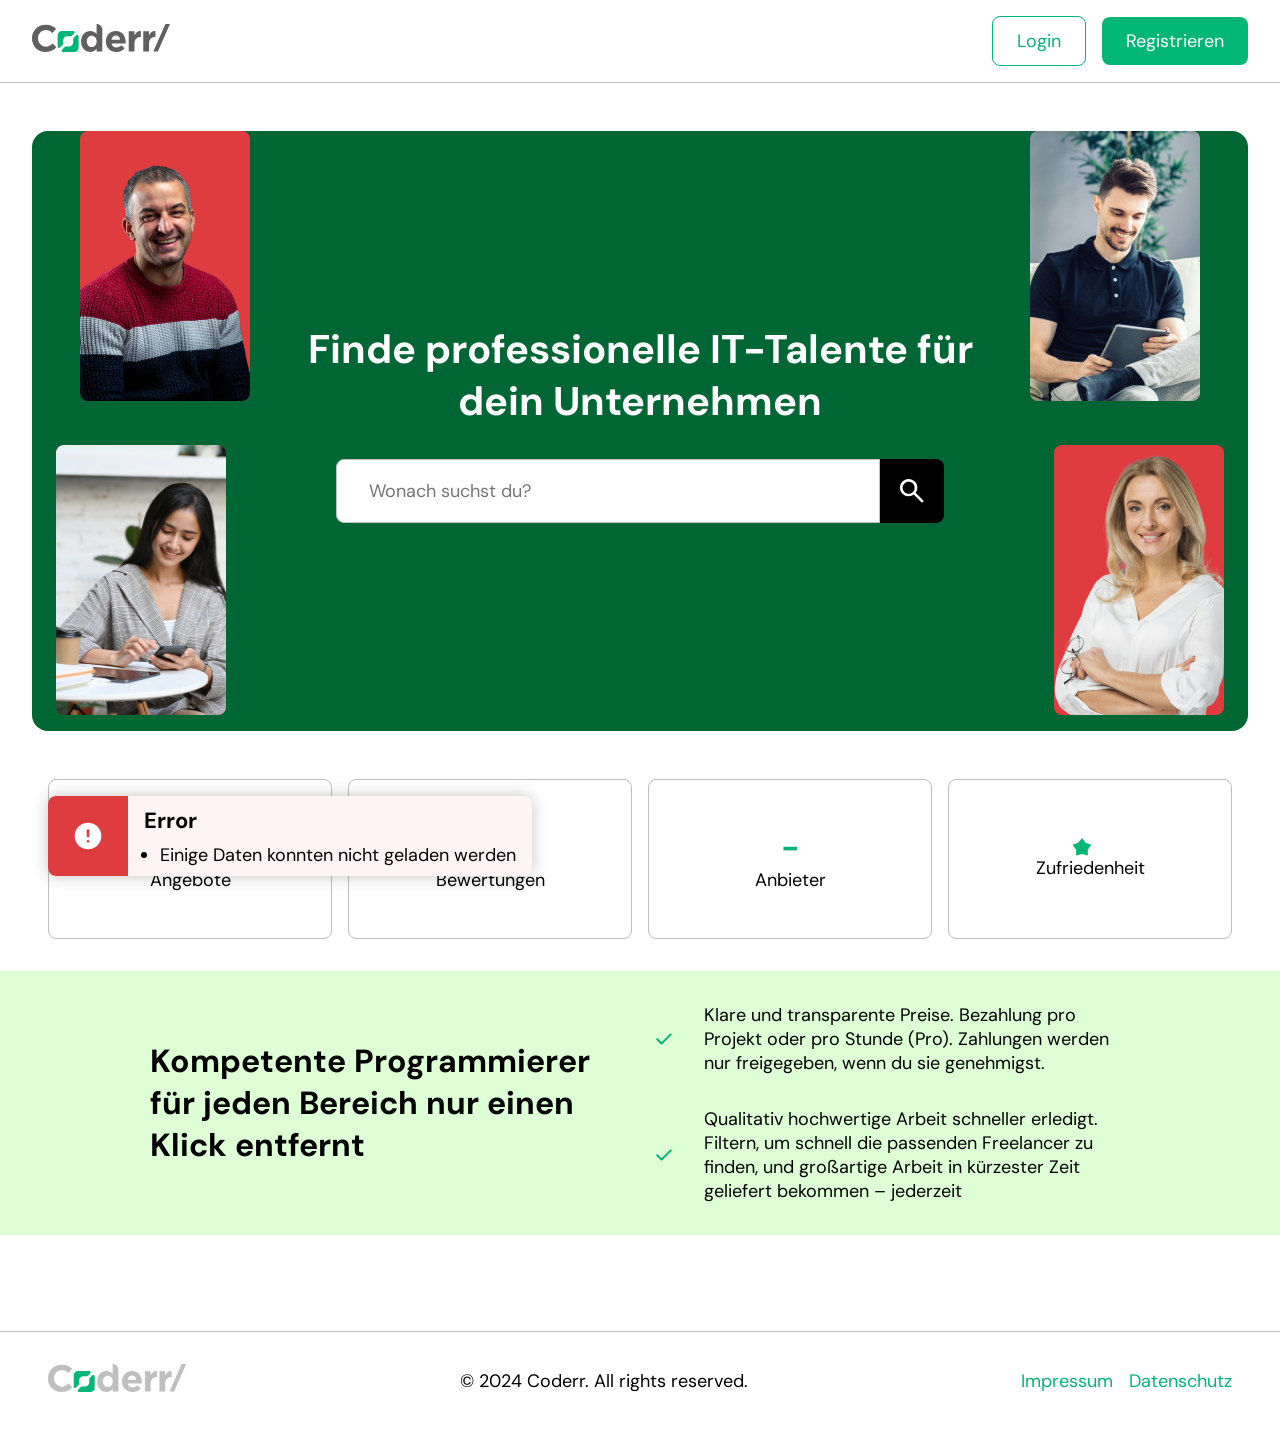
<file: index.html>
<!DOCTYPE html>
<html lang="de">

<head>
    <meta charset="UTF-8">
    <meta name="viewport" content="width=device-width, initial-scale=1.0">
    <title>Coderr/</title>
    <link rel="icon" type="image/png" href="./assets/logo/favicon.png" />


    <link rel="stylesheet" href="./shared/styles/variables.css">
    <link rel="stylesheet" href="./shared/styles/standard.css">
    <link rel="stylesheet" href="./shared/styles/form.css">
    <link rel="stylesheet" href="./shared/styles/assets.css">
    <link rel="stylesheet" href="./shared/styles/header_footer.css">
    <link rel="stylesheet" href="./shared/styles/fonts.css">
    <link rel="stylesheet" href="./styles/index.css">


    <script src="./shared/scripts/config.js"></script>

    <script src="./shared/scripts/api.js"></script>
    <script src="./shared/scripts/auth.js"></script>
    <script src="./shared/scripts/redirect.js"></script>
    <script src="./shared/scripts/ui_helper.js"></script>

    <script src="./shared/scripts/user_crud.js"></script>

    <script src="./shared/scripts/template/header_template.js"></script>
    <script src="./shared/scripts/header.js"></script>

    <script src="./scripts/index.js"></script>
</head>

<body onload="setHeader(); indexInit()" onclick="closeAllOpenedElements()">
    <header class="main_header">

        <a class="logo" href="./index.html">
            <img src="./assets/logo/logo_coderr.svg" alt="" srcset="">
        </a>
        <div id="head_content_right" class="d_flex_cc_gm head_content_right"></div>
    </header>

    <main>

        <div class="pad_m">
            <section class="section_group landingheader_box d_flex_cc_gm f_d_c">
                <img class="person_img" src="./assets/img/landingpage/person_1.png" alt="" srcset="">
                <img class="person_img" src="./assets/img/landingpage/person_2.png" alt="" srcset="">
                <img class="person_img" src="./assets/img/landingpage/person_3.png" alt="" srcset="">
                <img class="person_img" src="./assets/img/landingpage/person_4.png" alt="" srcset="">
                <h1 class="font_white_color">Finde professionelle IT-Talente für dein Unternehmen</h1>
                <div class="searchbar w_full">
                    <input id="index_search_field" placeholder="Wonach suchst du?" type="text">
                    <button class="d_flex_cc_gm" onclick="redirectToOfferListWSearch()">
                        <img src="./assets/icons/search.svg" alt="">
                    </button>
                </div>
            </section>
        </div>
        <section class="section_group profile_stats pad_l">
            <div class="w_full">
                <div class="card">
                    <h2 id="base_info_offer_count" class="font_prime_color">-</h2>
                    <p>Angebote</p>
                </div>
                <div class="card">
                    <h2 id="base_info_review_count" class="font_prime_color d_flex_cc_gm">
                        -
                    </h2>
                    <p>Bewertungen</p>
                </div>
            </div>
            <div class="w_full">
                <div class="card">
                    <h2 id="base_info_business_profile_count" class="font_prime_color">-</h2>
                    <p>Anbieter</p>
                </div>
                <div class="card">
                    <div class="d_flex_cc_gm">
                        <img src="./assets/icons/kid_star_green.svg" alt="" srcset="">
                        <h2 id="base_info_average_rating" class="font_prime_color">
                        </h2>
                    </div>
                    <p>Zufriedenheit</p>
                </div>
            </div>
        </section>

        <div class="green_info_section d_flex_cc_gl w_full">
            <section class=" d_flex_cc_gl pad_l">
                <h2>
                    Kompetente Programmierer für jeden Bereich nur einen Klick entfernt
                </h2>
                <div class="d_flex_cc_gl f_d_c">
                    <div class="d_flex_cc_gl">
                        <img src="./assets/icons/check.svg" alt="" srcset="">
                        <p>
                            Klare und transparente Preise. Bezahlung pro Projekt oder pro Stunde (Pro). Zahlungen werden
                            nur freigegeben, wenn du sie genehmigst.
                        </p>
                    </div>
                    <div class="d_flex_cc_gl">
                        <img src="./assets/icons/check.svg" alt="" srcset="">
                        <p>
                            Qualitativ hochwertige Arbeit schneller erledigt. Filtern, um schnell die passenden Freelancer zu finden, und großartige Arbeit in kürzester Zeit geliefert bekommen – jederzeit
                        </p>
                    </div>
                </div>
            </section>
        </div>
        
        <section class="section_group pad_l">
        </section>
    </main>
    <footer class="main_footer pad_l">
        <a class="logo" href="./index.html">
            <img src="./assets/logo/logo_coderr_light.svg" alt="" srcset="">
        </a>
        <p>© 2024 Coderr. All rights reserved.</p>
        <div class="d_flex_cc_gm">
            <a class="link" href="./imprint.html">Impressum</a>
            <a class="link" href="./privacy_policy.html">Datenschutz</a>
        </div>
    </footer>
</body>

</html>
</file>
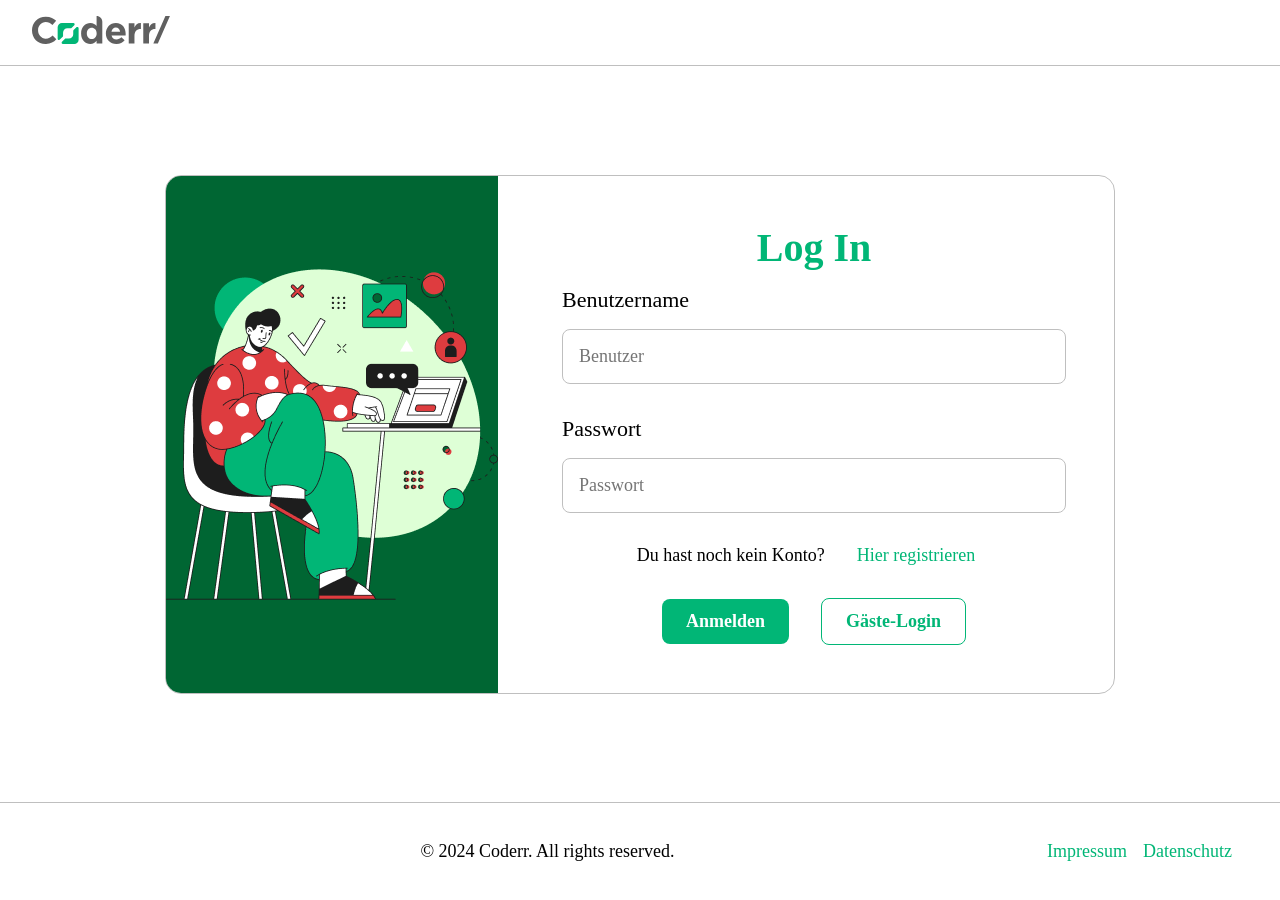
<file: customer_profile.html>
<!DOCTYPE html>
<html lang="de">

<head>
    <meta charset="UTF-8">
    <meta name="viewport" content="width=device-width, initial-scale=1.0">
    <title>Coderr/</title>
    <link rel="icon" type="image/png" href="./assets/logo/favicon.png" />

    <link rel="stylesheet" href="./shared/styles/variables.css">
    <link rel="stylesheet" href="./shared/styles/standard.css">
    <link rel="stylesheet" href="./shared/styles/form.css">
    <link rel="stylesheet" href="./shared/styles/assets.css">
    <link rel="stylesheet" href="./shared/styles/fonts.css">
    <link rel="stylesheet" href="./shared/styles/header_footer.css">
    <link rel="stylesheet" href="./styles/customer_profile.css">

    <script src="./shared/scripts/config.js"></script>

    <script src="./shared/scripts/api.js"></script>
    <script src="./shared/scripts/redirect.js"></script> 
    <script src="./shared/scripts/ui_helper.js"></script>
    <script src="./shared/scripts/form_helper.js"></script>
    <script src="./shared/scripts/auth.js"></script>

    
    
    <script src="./shared/scripts/template/review_templates.js"></script>
    <script src="./shared/scripts/review_crud.js"></script>
    <script src="./shared/scripts/user_crud.js"></script>
    <script src="./shared/scripts/template/offer_templates.js"></script>
    <script src="./shared/scripts/offer_crud.js"></script>
    <script src="./shared/scripts/template/header_template.js"></script>
    <script src="./shared/scripts/header.js"></script>

    <script src="./scripts/template/customer_profile_template.js"></script>
    <script src="./scripts/customer_profile.js"></script>
</head>

<body onload="initCProfile()" onclick="closeAllOpenedElements()">
    <header class="main_header">
        <a class="logo" href="./index.html">
            <img src="./assets/logo/logo_coderr.svg" alt="" srcset="">
        </a>
        <div id="head_content_right" class="d_flex_cc_gm head_content_right"></div>
    </header>

    <main class="d_flex_cc_gl f_d_c">


        <section id="customer_detail_section" class="d_flex_ss_gxl about_me_section w_full section_group_w_border">
            
        </section>


        <section class="section_group w_full  d_flex_cs_gl f_d_c">
            <div class="w_full d_flex_cs_gm review_header">
                <h2 class="font_prime_color">Bewertungen</h2>

                <div class="f_d_r_resp_c">
                    <label for="review_filter">Sortieren nach:</label>
                    <select onchange="changeReviewFilterCustomerProfile(this)" id="review_filter" class="input_field">
                        <option value="-updated_at" selected>Neueste zuerst</option>
                        <option value="updated_at">Älteste zuerst</option>
                        <option value="-rating">Höchste Bewertung</option>
                        <option value="rating">Niedrigste Bewertung</option>
                    </select>
                </div>
            </div>

            <div class=" d_flex_cs_gm f_d_c w_full" id="customer_profile_review_list">
            </div>

            <div class="w_full d_flex_cc_gm review_footer">
                <hr>
                <p class="link d_flex_cc_gm">
                    <img src="./assets/icons/add.svg" alt="" srcset="">
                    Mehr anzeigen
                </p>
            </div>
        </section>



    </main>
    <footer class="main_footer pad_l">
        <a class="logo" href="./index.html">
            <img src="./assets/logo/logo_coderr_light.svg" alt="" srcset="">
        </a>
        <p>© 2024 Coderr. All rights reserved.</p>
        <div class="d_flex_cc_gm">
            <a class="link" href="./imprint.html">Impressum</a>
            <a class="link" href="./privacy_policy.html">Datenschutz</a>
        </div>
    </footer>
</body>

</html>
</file>
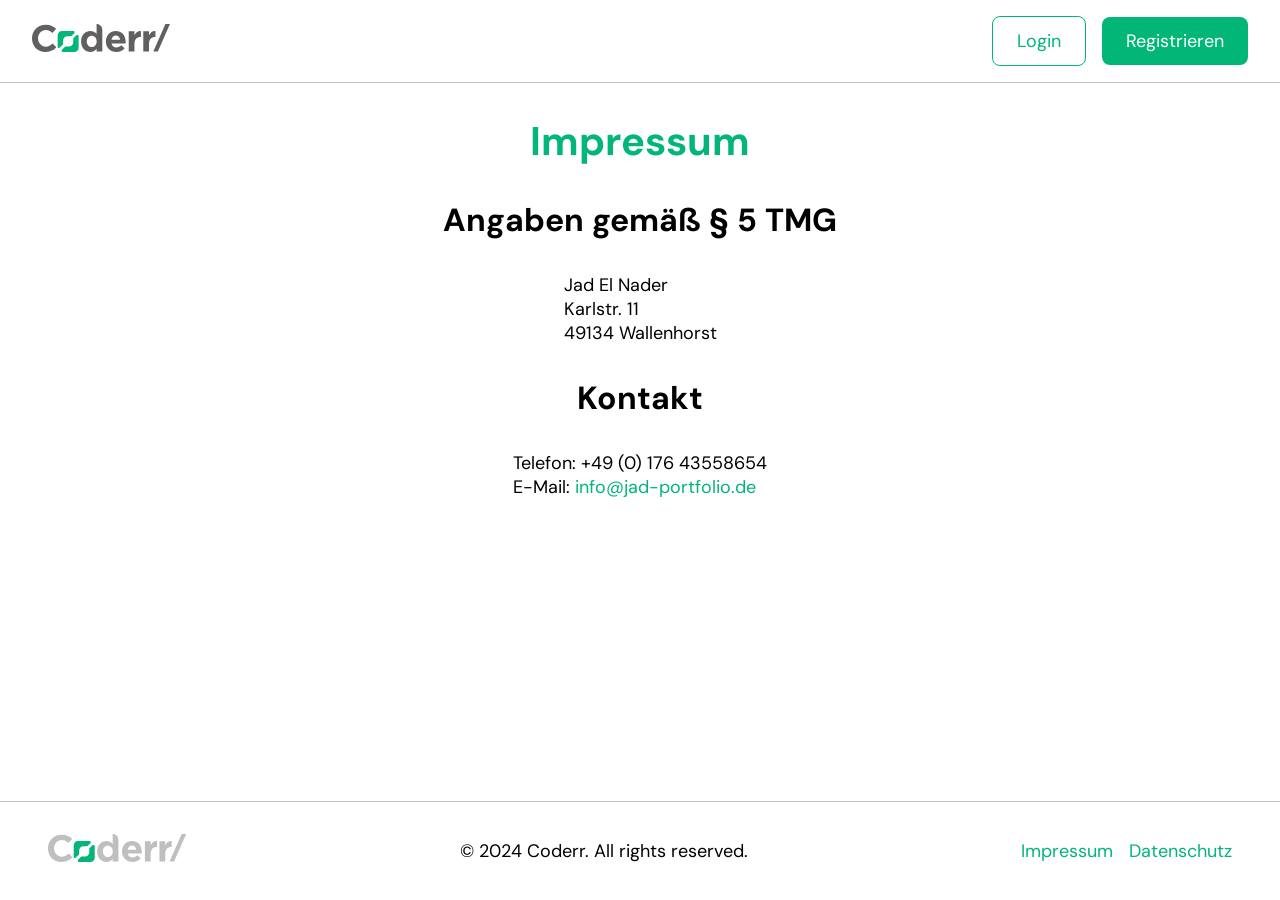
<file: imprint.html>
<!DOCTYPE html>
<html lang="de">

<head>
    <meta charset="UTF-8">
    <meta name="viewport" content="width=device-width, initial-scale=1.0">
    <title>Coderr/</title>
    <link rel="icon" type="image/png" href="./assets/logo/favicon.png" />

    <link rel="stylesheet" href="./shared/styles/variables.css">
    <link rel="stylesheet" href="./shared/styles/standard.css">
    <link rel="stylesheet" href="./shared/styles/form.css">
    <link rel="stylesheet" href="./shared/styles/assets.css">
    <link rel="stylesheet" href="./shared/styles/fonts.css">
    <link rel="stylesheet" href="./shared/styles/header_footer.css">
    <link rel="stylesheet" href="./styles/index.css">

    <script src="./shared/scripts/redirect.js"></script>
    <script src="./shared/scripts/ui_helper.js"></script>

    <script src="./shared/scripts/config.js"></script>
    <script src="./shared/scripts/auth.js"></script>
    <script src="./shared/scripts/api.js"></script>
    <script src="./shared/scripts/user_crud.js"></script>
    <script src="./shared/scripts/template/header_template.js"></script>
    <script src="./shared/scripts/header.js"></script>
</head>

<body onload="setHeader()" onclick="closeAllOpenedElements()">
    <header class="main_header">

        <a class="logo" href="./index.html">
            <img src="./assets/logo/logo_coderr.svg" alt="" srcset="">
        </a>
        <div id="head_content_right" class="d_flex_cc_gm head_content_right"></div>
        
    </header>

    <main>
        <section class="d_flex_cc_gl f_d_c">
            <h1 class="font_prime_color">Impressum</h1>

            <h2>Angaben gemäß § 5 TMG</h2>
            <p>
                Jad El Nader<br>
                Karlstr. 11<br>
                49134 Wallenhorst
            </p>

            <h2>Kontakt</h2>
            <p>
                Telefon: +49 (0) 176 43558654<br>
                E-Mail: <a class="link" href="mailto:info@jad-portfolio.de">info@jad-portfolio.de</a>
            </p>
        </section>
    </main>
    <footer class="main_footer pad_l">
        <a class="logo" href="./index.html">
            <img src="./assets/logo/logo_coderr_light.svg" alt="" srcset="">
        </a>
        <p>© 2024 Coderr. All rights reserved.</p>
        <div class="d_flex_cc_gm">
            <a class="link" href="./imprint.html">Impressum</a>
            <a class="link" href="./privacy_policy.html">Datenschutz</a>
        </div>
    </footer>
</body>

</html>
</file>
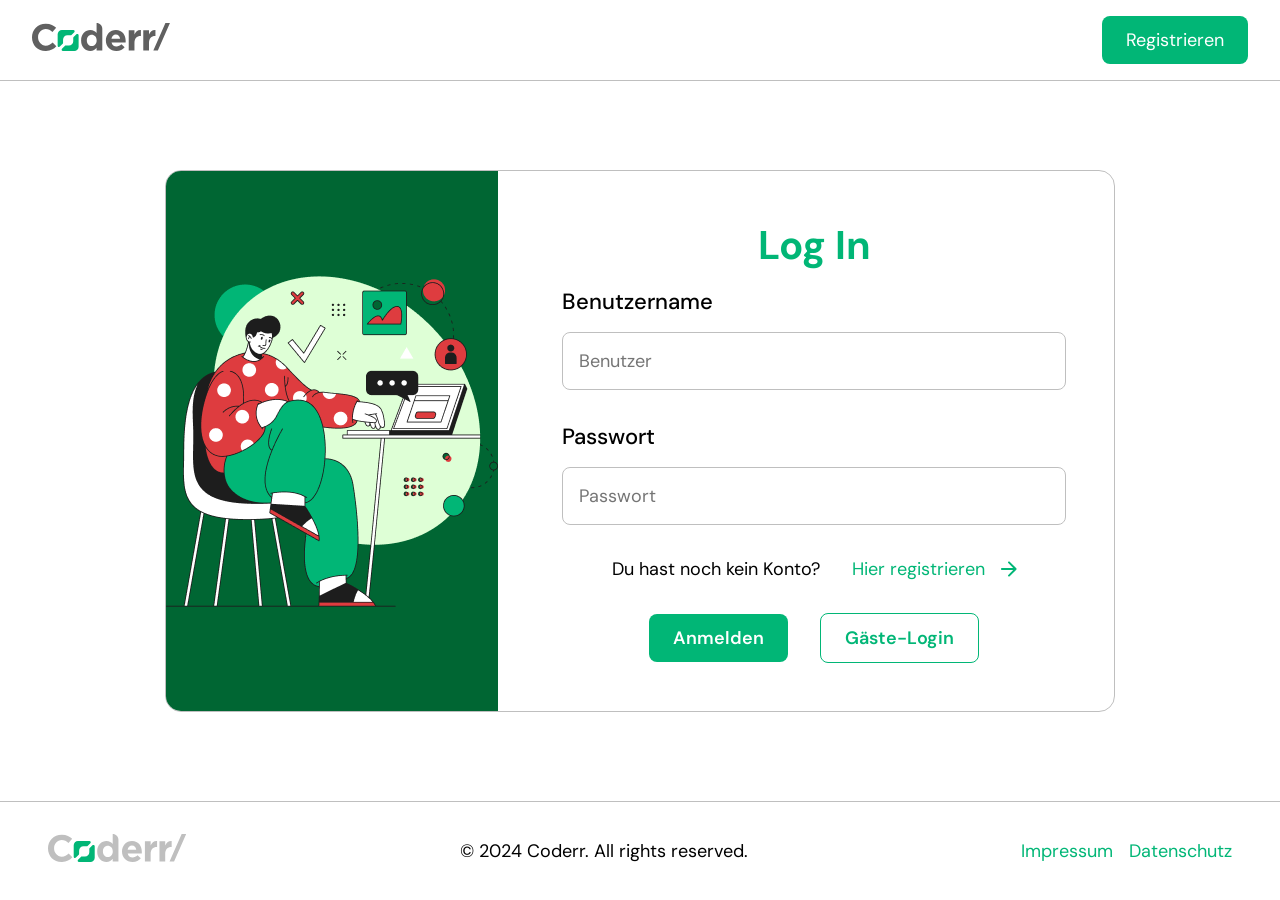
<file: login.html>
<!DOCTYPE html>
<html lang="de">

<head>
    <meta charset="UTF-8">
    <meta name="viewport" content="width=device-width, initial-scale=1.0">
    <title>Coderr/</title>
    <link rel="icon" type="image/png" href="./assets/logo/favicon.png" />

    <link rel="stylesheet" href="./shared/styles/variables.css">
    <link rel="stylesheet" href="./shared/styles/standard.css">
    <link rel="stylesheet" href="./shared/styles/form.css">
    <link rel="stylesheet" href="./shared/styles/assets.css">
    <link rel="stylesheet" href="./shared/styles/fonts.css">
    <link rel="stylesheet" href="./shared/styles/header_footer.css">
    <link rel="stylesheet" href="./styles/login.css">

    <script src="./shared/scripts/config.js"></script>
    <script src="./shared/scripts/api.js"></script>
    <script src="./shared/scripts/redirect.js"></script> 
    <script src="./shared/scripts/ui_helper.js"></script>
    <script src="./shared/scripts/form_helper.js"></script>

    <script src="./shared/scripts/user_crud.js"></script>
    <script src="./shared/scripts/auth.js"></script>
    <script src="./shared/scripts/template/header_template.js"></script>
    <script src="./shared/scripts/header.js"></script>

    <script src="./scripts/login.js"></script>
</head>

<body onload="checkAuthLogin()" onclick="closeAllOpenedElements()">
    <header class="main_header">

        <a class="logo" href="./index.html">
            <img src="./assets/logo/logo_coderr.svg" alt="" srcset="">
        </a>
        <div id="head_content_right" class="d_flex_cc_gm head_content_right"></div>
    </header>

    <main class="d_flex_cc_gm">
        <section class="login_section small_form d_flex_cc_gm ">
            <div class="login_img_section d_flex_cc_gm">
                <img src="./assets/img/login_img.png" alt="" srcset="">
            </div>
            <div class="login_form_section w_full d_flex_cc_gm f_d_c">
                <h1 class="font_prime_color">Log In</h1>
                <form onsubmit="logInSubmit(event)" class="std_form d_flex_cs_gl f_d_c">
                    <div class="form_group">
                        <label for="username">Benutzername</label>
                        <input onkeydown="hideFormErrors(['error_pw'])" placeholder="Benutzer" class="input_field" type="text" id="username" name="username"  required>
                    </div>
                    <div class="form_group">
                        <label for="password">Passwort</label>
                        <input onkeydown="hideFormErrors(['error_pw'])" placeholder="Passwort" class="input_field" type="password" id="password" name="password"  required>
                    </div>
                    <p id="error_pw" class="form_error d_none">Benutzer oder Passwort falsch</p>
                    <div class="d_flex_cc_gl f_d_r_resp_c w_full">
                        <p>Du hast noch kein Konto?</p>
                        <a href="./registration.html" class="link d_flex_cc_gm">
                            Hier registrieren 
                            <img src="./assets/icons/arrow_forward.svg" alt="" srcset="">
                        </a>
                    </div>
                    <div class="d_flex_cc_gl f_d_r_resp_c w_full">
                        <button type="submit" class="std_btn btn_prime pad_s">Anmelden</button>
                        <button type="button" onclick="openDialog('guest_login_dialog')" class="std_btn btn_secondary pad_s">Gäste-Login</button>
                    </div>
                </form>
                
            </div>
        </section>
        <section onclick="closeDialog('guest_login_dialog')" id="guest_login_dialog" class="dialog pad_m d_flex_cc_gm d_none">
            <div onclick="stopProp(event)" class="m_auto small_form d_flex_cs_gl f_d_c">

                <h2 class="font_prime_color">Wähle einen Gastzugang</h2>
                <div class="d_flex_cc_gl f_d_r_resp_c ">
                    <div class="card d_flex_cc_gl f_d_c ">
                        <h3 class="font_prime_color">Demo-Anbieter</h3>
                        <p>Ein Anbieter kann:</p>
                        <ul class="feature_list d_flex_cc_gm f_d_c">
                            <li>Angebote erstellen</li>
                            <li>Bestellungen bearbeiten</li>
                        </ul>
                        <button onclick="guestLogin('business')" class="login_btn std_btn btn_prime pad_s d_flex_cc_gm"><img src="./assets/icons/arrow_forward.svg" alt="" srcset=""> Login</button>
                    </div>
                    <div class="card d_flex_cc_gl f_d_c ">
                        <h3 class="font_prime_color">Demo-Kunde</h3>
                        <p>Ein Kunde kann:</p>
                        <ul class="feature_list d_flex_cc_gm f_d_c">
                            <li>Rieviews erstellen</li>
                            <li>Bestellungen aufgeben</li>
                        </ul>
                        <button onclick="guestLogin('customer')" class="login_btn std_btn btn_prime pad_s d_flex_cc_gm"><img src="./assets/icons/arrow_forward.svg" alt="" srcset=""> Login</button>
                    </div>
                </div>
                <p>Beide können Angebote durchsuchen und andere öffentliche Profile einsehen.</p>

            </div>
        </section>
        
    </main>
    <footer class="main_footer pad_l">
        <a class="logo" href="./index.html">
            <img src="./assets/logo/logo_coderr_light.svg" alt="" srcset="">
        </a>
        <p>© 2024 Coderr. All rights reserved.</p>
        <div class="d_flex_cc_gm">
            <a class="link" href="./imprint.html">Impressum</a>
            <a class="link" href="./privacy_policy.html">Datenschutz</a>
        </div>
    </footer>
</body>

</html>
</file>
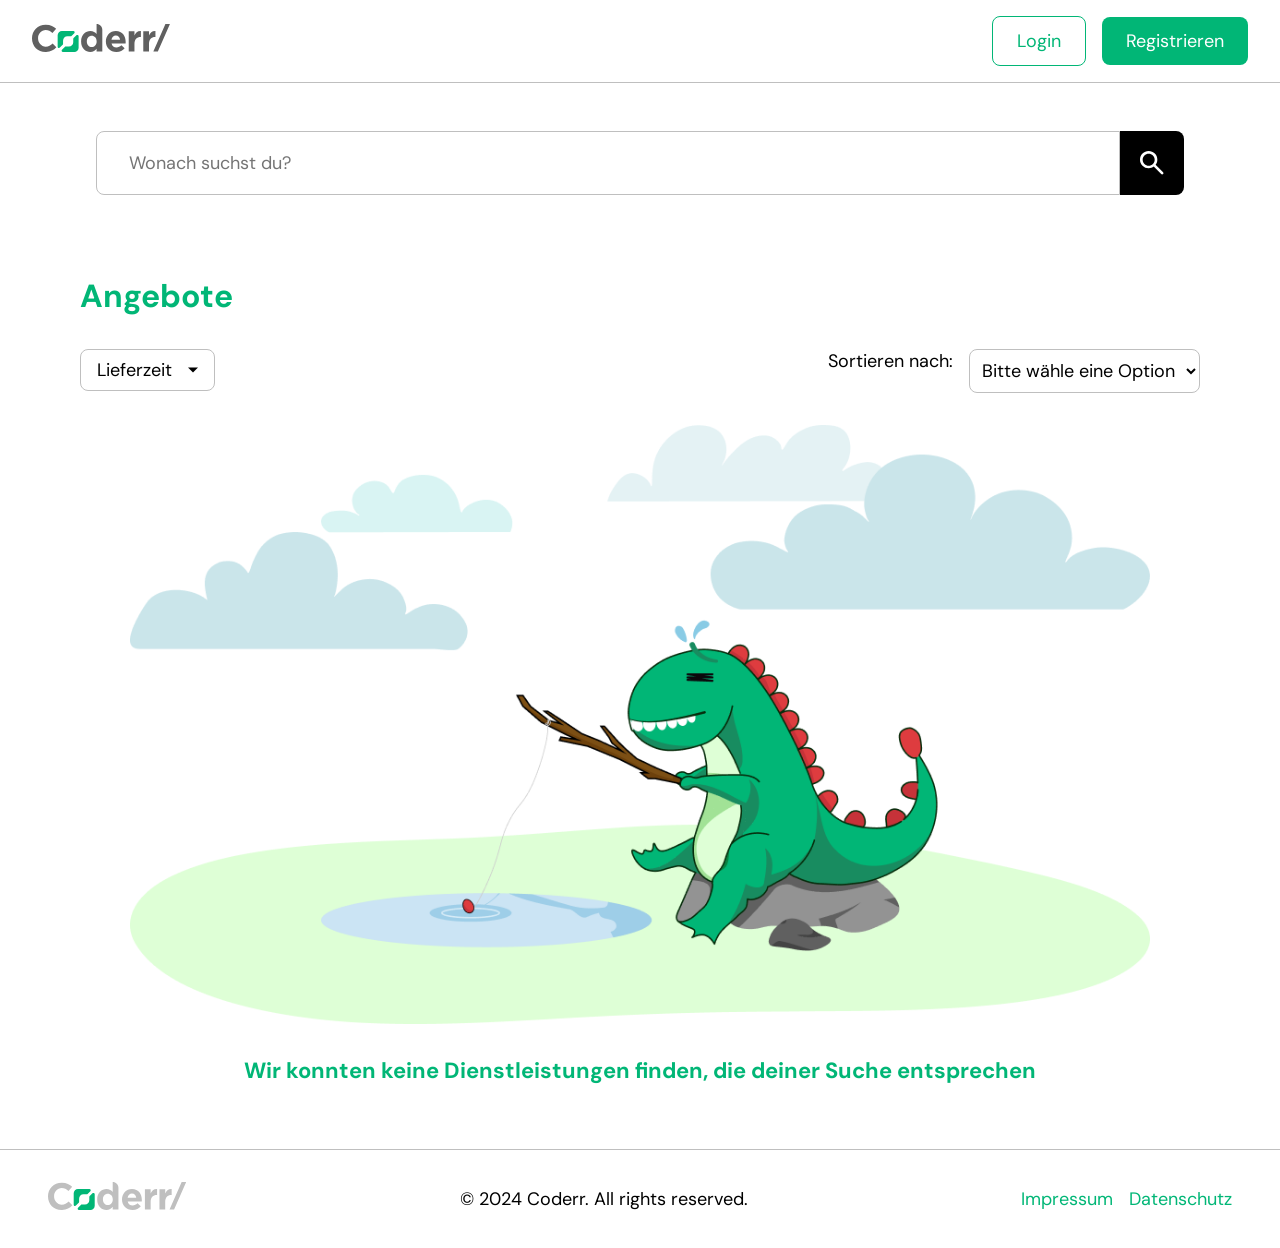
<file: offer_list.html>
<!DOCTYPE html>
<html lang="de">

<head>
    <meta charset="UTF-8">
    <meta name="viewport" content="width=device-width, initial-scale=1.0">
    <title>Coderr/</title>
    <link rel="icon" type="image/png" href="./assets/logo/favicon.png" />

    <link rel="stylesheet" href="./shared/styles/variables.css">
    <link rel="stylesheet" href="./shared/styles/standard.css">
    <link rel="stylesheet" href="./shared/styles/form.css">
    <link rel="stylesheet" href="./shared/styles/assets.css">
    <link rel="stylesheet" href="./shared/styles/fonts.css">
    <link rel="stylesheet" href="./shared/styles/header_footer.css">
    <link rel="stylesheet" href="./styles/offer_list.css">

    <script src="./shared/scripts/config.js"></script>
    <script src="./shared/scripts/api.js"></script>
    <script src="./shared/scripts/redirect.js"></script> 
    <script src="./shared/scripts/ui_helper.js"></script>
    <script src="./shared/scripts/auth.js"></script>
    
    <script src="./shared/scripts/user_crud.js"></script>
    <script src="./shared/scripts/template/offer_templates.js"></script>
    <script src="./shared/scripts/offer_crud.js"></script>
    <script src="./shared/scripts/template/header_template.js"></script>
    <script src="./shared/scripts/header.js"></script>

    <script src="./scripts/template/offer_list_template.js"></script>
    <script src="./scripts/offer_list.js"></script>
</head>

<body onload="setHeader(), offerListInit()" onclick="closeAllOpenedElements()">
    <header class="main_header">

        <a class="logo" href="./index.html">
            <img src="./assets/logo/logo_coderr.svg" alt="" srcset="">
        </a>

        <div id="head_content_right" class="d_flex_cc_gm head_content_right"></div>
    </header>

    <main class="d_flex_sc_gl f_d_c">
        <section class="offer_list_header d_flex_cs_gm f_d_c section_group d_none" id="offer_list_greeting_section">
            
        </section>
        <section class="section_group searchbar w_full">
            <input id="offer_list_searchbar" placeholder="Wonach suchst du?" type="text">
            <button class="d_flex_cc_gm" onclick="updateOfferListFilterSearch()">
                <img src="./assets/icons/search.svg" alt="">
            </button>
        </section>
        <section class="d_flex_cs_gl f_d_c w_full section_group pad_l">
            <h2 class="font_prime_color">Angebote</h2>
            <div class="d_flex_cs_gl d_sb w_full filter_bar">
                <div id="time_filter" closable=true open=false onclick="toggleOpenId('time_filter'); stopProp(event)" 
                class=" d_flex_cc_gm c_pointer dropdown_wrapper time_filter">
                        <p>Lieferzeit</p>
                        
                    <img src="./assets/icons/arrow_drop_down.svg" alt="">
                    <div class="dropdown_box" onclick="stopProp(event)">
                        <div class="dropdown_content offer_dropdown_box d_flex_cs_gl f_d_c ">
                            <div class="d_flex_cs_gm f_d_c" id="offer_list_delivery_time_box">
                                <div onclick="activateRadio(this); currentmaxDeliveryTime = 1" class="form_group d_flex_cc_gm f_d_r pad_s">
                                    <input id="radio_1" type="radio" name="role" value="1" required>
                                    <label for="radio_1">Express 24 h</label>
                                </div>
                                <div onclick="activateRadio(this); currentmaxDeliveryTime = 3" class="form_group d_flex_cc_gm f_d_r pad_s">
                                    <input id="radio_2" type="radio" name="role" value="3" required>
                                    <label for="radio_2">bis zu 3 Tage</label>
                                </div>
                                <div onclick="activateRadio(this); currentmaxDeliveryTime = 7" class="form_group d_flex_cc_gm f_d_r pad_s">
                                    <input id="radio_3" type="radio" name="role" value="7" required>
                                    <label for="radio_3">bis zu 7 Tage</label>
                                </div>
                            </div>
                            <div class="d_flex_cc_gm f_d_r_resp_c">
                                <button onclick="offerListAbboardDeliveryTime()" class="std_btn btn_secondary pad_s">
                                    Auswahl aufheben
                                </button>
                                <button onclick="offerListApplyDeliveryTimeFilter()" class="std_btn btn_prime pad_s">
                                    Anwenden
                                </button>
                            </div>
                        </div>
                    </div>
                </div>
                <div class="d_flex_cs_gm  f_d_r_resp_c">
                    <p for="offer_list_filter_ordering" class="ws_nw">Sortieren nach:</p>
                    <select onchange="updateOfferListFilter()" id="offer_list_filter_ordering" class="input_field">
                        <option value="" disabled selected hidden>Bitte wähle eine Option</option>
                        <option value="updated_at">Neueste zuerst</option>
                        <option value="-updated_at">Älteste zuerst</option>
                        <option value="min_price">Niedrigste Preis zuerst</option>
                        <option value="-min_price">Höchste Preis zuerst</option>
                    </select>
                </div>
            </div>

            <div id="offer_list_content" class="offer_content w_full">

            </div>
        </section>

        
    </main>
    <footer class="main_footer pad_l">
        <a class="logo" href="./index.html">
            <img src="./assets/logo/logo_coderr_light.svg" alt="" srcset="">
        </a>
        <p>© 2024 Coderr. All rights reserved.</p>
        <div class="d_flex_cc_gm">
            <a class="link" href="./imprint.html">Impressum</a>
            <a class="link" href="./privacy_policy.html">Datenschutz</a>
        </div>
    </footer>
</body>

</html>
</file>
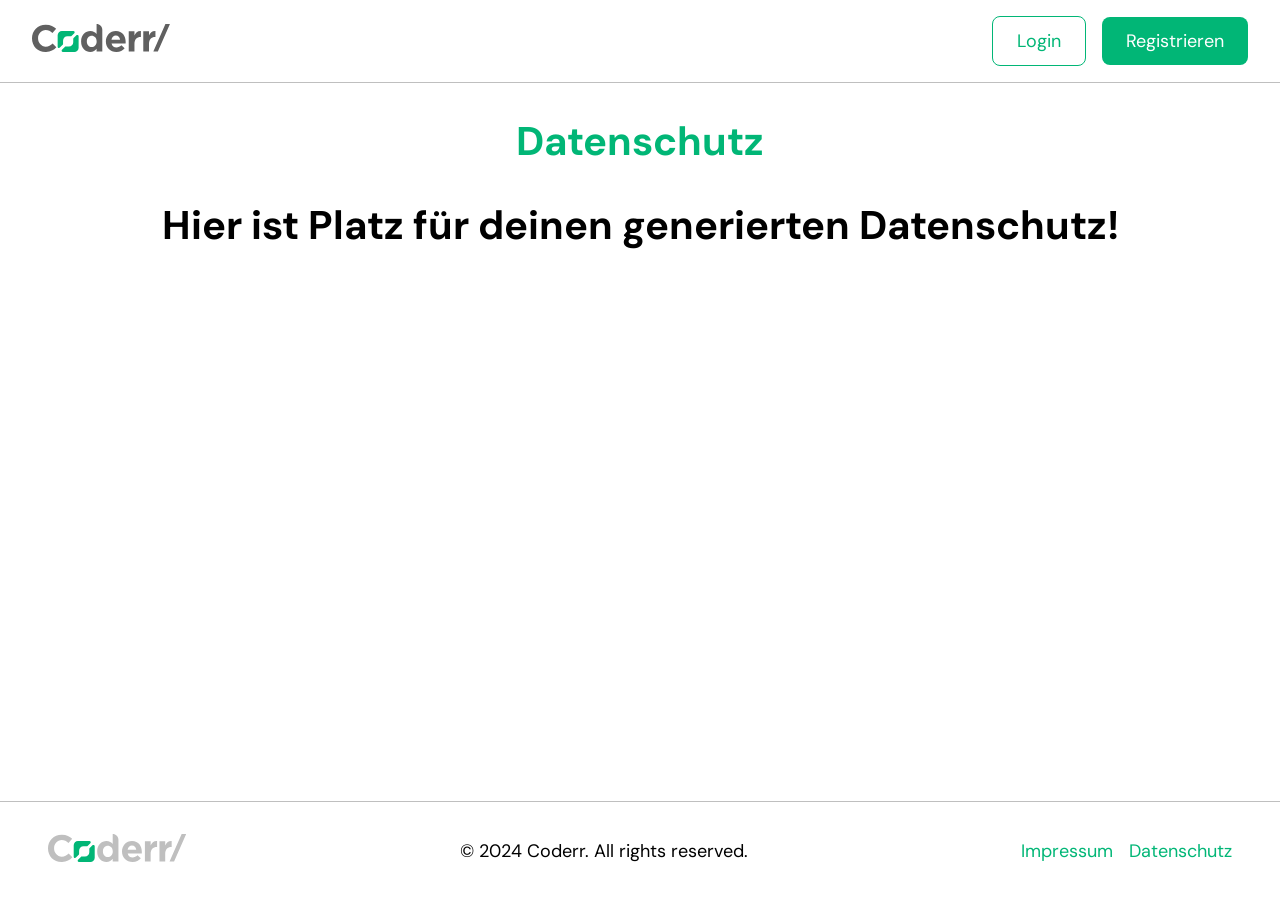
<file: privacy_policy.html>
<!DOCTYPE html>
<html lang="de">

<head>
    <meta charset="UTF-8">
    <meta name="viewport" content="width=device-width, initial-scale=1.0">
    <title>Coderr/</title>
    <link rel="icon" type="image/png" href="./assets/logo/favicon.png" />

    <link rel="stylesheet" href="./shared/styles/variables.css">
    <link rel="stylesheet" href="./shared/styles/standard.css">
    <link rel="stylesheet" href="./shared/styles/form.css">
    <link rel="stylesheet" href="./shared/styles/assets.css">
    <link rel="stylesheet" href="./shared/styles/fonts.css">
    <link rel="stylesheet" href="./shared/styles/header_footer.css">
    <link rel="stylesheet" href="./styles/index.css">

    <script src="./shared/scripts/redirect.js"></script>
    <script src="./shared/scripts/ui_helper.js"></script>
    
    
    <script src="./shared/scripts/config.js"></script>
    <script src="./shared/scripts/auth.js"></script>
    <script src="./shared/scripts/api.js"></script>
    <script src="./shared/scripts/user_crud.js"></script>
    <script src="./shared/scripts/template/header_template.js"></script>
    <script src="./shared/scripts/header.js"></script>
</head>

<body onload="setHeader()" onclick="closeAllOpenedElements()">
    <header class="main_header">

        <a class="logo" href="./index.html">
            <img src="./assets/logo/logo_coderr.svg" alt="" srcset="">
        </a>

        <div id="head_content_right" class="d_flex_cc_gm head_content_right"></div>
    </header>

    <main>
        <section class="d_flex_cc_gl f_d_c">
            <h1 class="font_prime_color">Datenschutz</h1>
            <h1>Hier ist Platz für deinen generierten Datenschutz!</h1>

        </section>
    </main>
    <footer class="main_footer pad_l">
        <a class="logo" href="./index.html">
            <img src="./assets/logo/logo_coderr_light.svg" alt="" srcset="">
        </a>
        <p>© 2024 Coderr. All rights reserved.</p>
        <div class="d_flex_cc_gm">
            <a class="link" href="./imprint.html">Impressum</a>
            <a class="link" href="./privacy_policy.html">Datenschutz</a>
        </div>
    </footer>
</body>

</html>
</file>
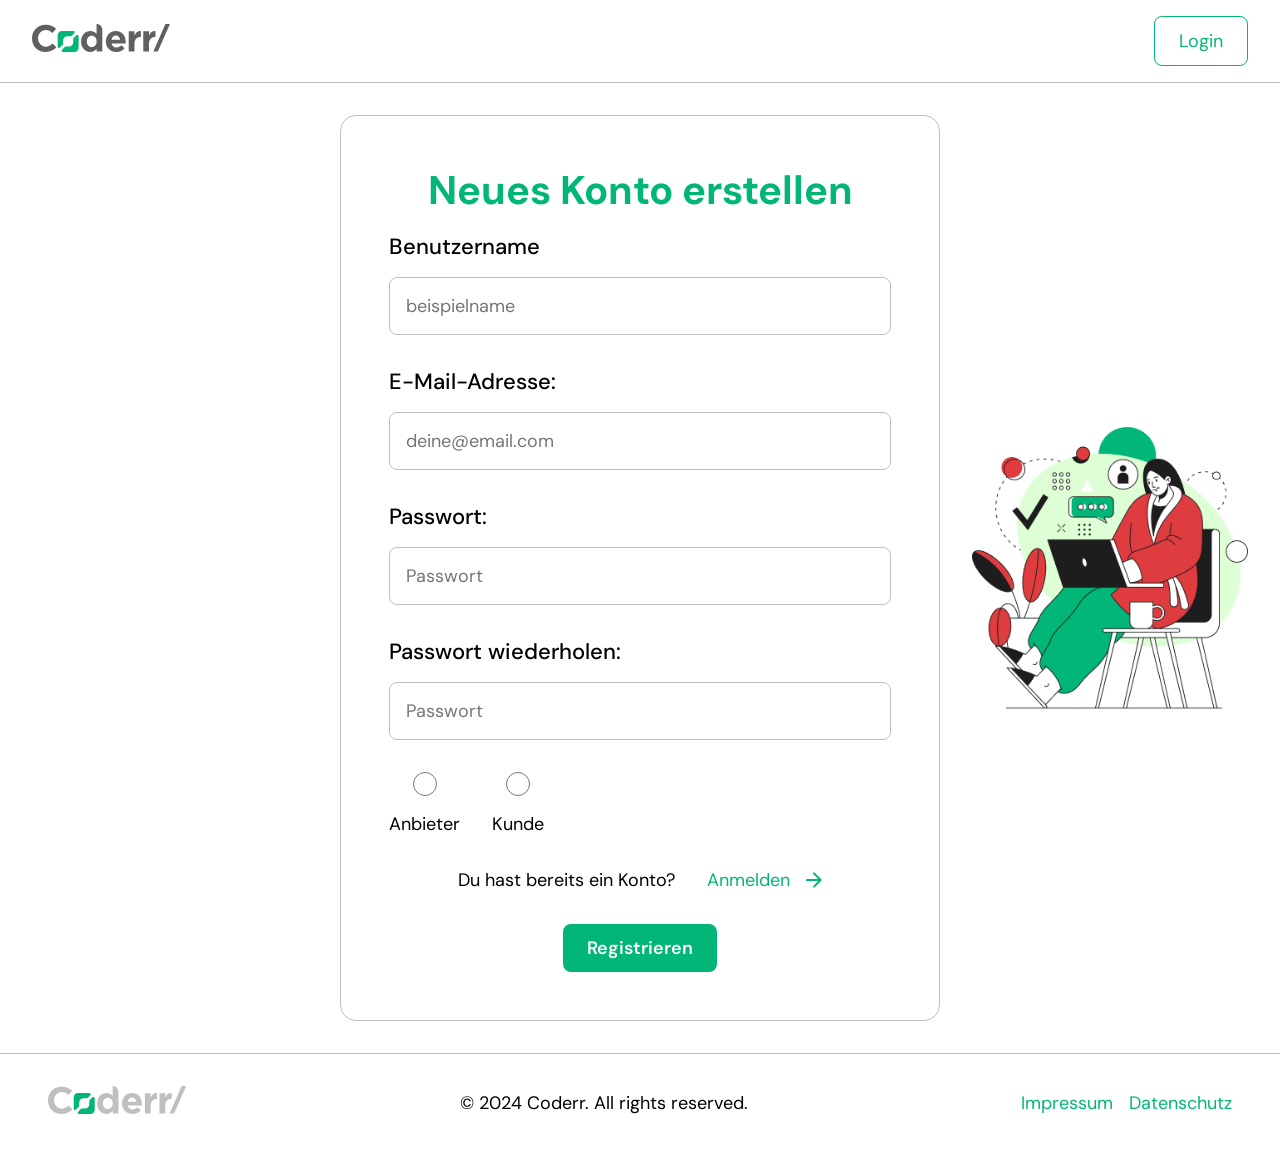
<file: registration.html>
<!DOCTYPE html>
<html lang="de">

<head>
    <meta charset="UTF-8">
    <meta name="viewport" content="width=device-width, initial-scale=1.0">
    <title>Coderr/</title>
    <link rel="icon" type="image/png" href="./assets/logo/favicon.png" />

    <link rel="stylesheet" href="./shared/styles/variables.css">
    <link rel="stylesheet" href="./shared/styles/standard.css">
    <link rel="stylesheet" href="./shared/styles/form.css">
    <link rel="stylesheet" href="./shared/styles/assets.css">
    <link rel="stylesheet" href="./shared/styles/fonts.css">
    <link rel="stylesheet" href="./shared/styles/header_footer.css">
    <link rel="stylesheet" href="./styles/registration.css">

    <script src="./shared/scripts/config.js"></script>
    <script src="./shared/scripts/api.js"></script>
    <script src="./shared/scripts/redirect.js"></script> 
    <script src="./shared/scripts/ui_helper.js"></script>
    <script src="./shared/scripts/form_helper.js"></script>
    <script src="./shared/scripts/auth.js"></script>
    
    <script src="./shared/scripts/template/header_template.js"></script>
    <script src="./shared/scripts/header.js"></script>

    <script src="./scripts/registration.js"></script>
</head>

<body onload="checkAuth()"  onclick="closeAllOpenedElements()">
    <header class="main_header">

        <a class="logo" href="./index.html">
            <img src="./assets/logo/logo_coderr.svg" alt="" srcset="">
        </a>
        <div id="head_content_right" class="d_flex_cc_gm head_content_right">
                <a href="./login.html" class="std_btn btn_secondary pad_s ">Login</a>
        </div>
    </header>

    <main class="d_flex_cc_gm" onload="setHeader()">
        <img class="registration_img" src="./assets/img/registration_img.png" alt="" srcset="">
        <section class="small_form std_form d_flex_cc_gm f_d_c">
            <h1 class="font_prime_color">Neues Konto erstellen</h1>
            <form onsubmit="registerSubmit(event); " class="std_form d_flex_cs_gl f_d_c">

                <div class="form_group">
                    <label for="username">Benutzername</label>
                    <input value="" placeholder="beispielname" type="text" id="username" name="username" class="input_field" autocomplete="off"
                        required>
                </div>
                <div class="form_group">
                    <label for="email">E-Mail-Adresse:</label>
                    <input value="" placeholder="deine@email.com" type="email" id="email" name="email" class="input_field" autocomplete="off"
                        required>
                </div>
                <div class="form_group">
                    <label for="password">Passwort:</label>
                    <input value="" placeholder="Passwort" type="password" id="password" name="password" class="input_field"
                        required>
                </div>
                <div class="form_group">
                    <label for="repeated_password">Passwort wiederholen:</label>
                    <input value="" placeholder="Passwort" type="password" id="repeated_password" name="repeated_password"
                        class="input_field" required>
                </div>
                <div class="d_flex_cs_gl">
                    <div class="form_group d_flex_cc_gm">
                        <input type="radio" name="type" id="business" value="business" required>
                        <label for="business">Anbieter</label>
                    </div>
                    <div class="form_group d_flex_cc_gm">
                        <input type="radio" name="type" id="customer" value="customer" required>
                        <label for="customer">Kunde</label>
                    </div>
                </div>

                </div>
                <div class="d_flex_cc_gl w_full f_d_r_resp_c">
                    <p>Du hast bereits ein Konto?</p>
                    <a href="./login.html" class="link d_flex_cc_gm">
                        Anmelden
                        <img src="./assets/icons/arrow_forward.svg" alt="" srcset="">
                    </a>
                </div>
                <div class="d_flex_cc_gl w_full">
                    <button type="submit" class="std_btn btn_prime pad_s">Registrieren</button>
                </div>
            </form>
        </section>
    </main>
    <footer class="main_footer pad_l">
        <a class="logo" href="./index.html">
            <img src="./assets/logo/logo_coderr_light.svg" alt="" srcset="">
        </a>
        <p>© 2024 Coderr. All rights reserved.</p>
        <div class="d_flex_cc_gm">
            <a class="link" href="./imprint.html">Impressum</a>
            <a class="link" href="./privacy_policy.html">Datenschutz</a>
        </div>
    </footer>


</body>

</html>
</file>
<file: shared/styles/variables.css>
:root {
  --bg-color: white;
  --bg-color-dark: #006633;

  --link-color: #01B676;
  --link-hover-color: #34C591;

  --font-prime-color: #01B676;
  --font_sec_color: #7D7F80;
  --font_white_color: #FFFFFF;


  --section-max-w: 1440px;

  --btn-rad: 8px;
  --btn-pad: 12px 24px;
  --btn-pad-round: 4px;
  --btn-prime-color: #01B676;
  --btn-prime-hover-color: #34C591;
  --btn-prime-active-color: #34C591;
  --btn-prime-font-color: #ffffff;
  --btn-secondary-border: 1px solid #01B676;
  --btn-secondary-color: transparent;
  --btn-secondary-hover-color: #01B676;
  --btn-secondary-active-color: #01B676;
  --btn-secondary-font-color: #01B676;
  --btn-delete-color: #f82929;
  --btn-delete-hover-color: #fc6767;
  --btn-delete-active-color: #fd3c3c;


  --form-max-w: 800px;
  --form-s-max-w: 600px;
  --form-rad: 16px;
  --form-pad: 48px;
  --form-pad-small: 32px;
  --form-bg-color: #ffffff;
  --form-border: 1px solid #BFBFBF;
  --form-input-rad: 8px;
  --form-input-padding: 16px 16px;
  --form-input-border: 1px solid #BFBFBF;
  --form-input-border-color: #e0e0e0;
  --form-input-active-border-color: ##7D7F80;
  --form-input-bg-color: #e0e0e000;
}

@media screen and (max-width: 769px) {
  :root {
  --form-pad: 16px;
  --form-input-padding: 8px 8px;
  --form-pad-small: 16px;
  }
}
</file>
<file: shared/styles/standard.css>
* {
    box-sizing: border-box;
    margin: 0;
}

a {
    text-decoration: none;
}

body {
    min-height: 100vh;
    display: flex;
    flex-direction: column;
    background-color: var(--bg-color);
}

::-webkit-scrollbar {
    width: 8px;
}

::-webkit-scrollbar-track {
    background-color: #e0e0e0;
    border-radius: 10px;
}

::-webkit-scrollbar-thumb {
    background-color: var(--btn-prime-color);
    border-radius: 10px;
}

::-webkit-scrollbar-thumb:hover {
    background-color: var(--btn-prime-hover-color);
}

main {
    flex-grow: 1;
    display: flex;
    flex-direction: column;
    justify-content: flex-start;
    align-items: center;
    padding: 32px;
}


.d_none {
    display: none !important;
}

.pad_s {
    padding: 8px 16px;
}

.pad_m {
    padding: 16px 32px;
}

.pad_l {
    padding: 32px 48px;
}

@media only screen and (max-width: 769px) {
    .pad_s {
        padding: 4px 8px;
    }

    .pad_m {
        padding: 8px 16px;
    }

    .pad_l {
        padding: 16px 32px;
    }

    main {
        padding: 16px;
    }
}

.pos_rel {
    position: relative;
}

/* positioning in right corner */
.pos_abs_rc {
    position: absolute;
    top: 16px;
    right: 16px;
}



.d_flex_cs_gm,
.d_flex_cc_gm,
.d_flex_cs_gl,
.d_flex_cc_gl,
.d_flex_cs_gxl,
.d_flex_cc_gxl {
    display: flex;
    justify-content: center;
}

.d_flex_ss_gm,
.d_flex_sc_gm,
.d_flex_ss_gl,
.d_flex_sc_gl,
.d_flex_ss_gxl,
.d_flex_sc_gxl {
    display: flex;
    justify-content: flex-start;
}

.d_flex_cc_gm,
.d_flex_cs_gm,
.d_flex_sc_gm,
.d_flex_ss_gm {
    gap: 16px;
}

.d_flex_cc_gl,
.d_flex_cs_gl,
.d_flex_sc_gl,
.d_flex_ss_gl {
    gap: 32px;
}

.d_flex_cc_gxl,
.d_flex_cs_gxl,
.d_flex_sc_gxl,
.d_flex_ss_gxl {
    gap: 48px;
}

.d_flex_cs_gm,
.d_flex_ss_gm,
.d_flex_cs_gl,
.d_flex_ss_gl,
.d_flex_cs_gxl,
.d_flex_ss_gxl {
    align-items: flex-start;
}

.d_flex_cc_gm,
.d_flex_sc_gm,
.d_flex_cc_gl,
.d_flex_sc_gl,
.d_flex_cc_gxl,
.d_flex_sc_gxl {
    align-items: center;
}

.d_sb {
    justify-content: space-between !important;
}


.f_d_c {
    flex-direction: column !important;
}

.f_d_r_resp_c {
    flex-direction: row !important;
}

@media screen and (max-width: 480px) {
    .f_d_r_resp_c {
        flex-direction: column !important;
    }

}

.f_d_r {
    flex-direction: row !important;
}

.c_pointer {
    cursor: pointer;
}

.m_auto {
    margin: auto;
}

.w_full {
    width: 100%;
}

.text_c {
    text-align: center;
}

.rotate_half{
    transform: rotate(180deg);
}



@media screen and (max-width: 480px) {
    .p_top_s {
        padding-top: 36px;
    }

}
</file>
<file: shared/styles/form.css>
.small_form,
.large_form {
    width: 100%;
    background-color: var(--form-bg-color);
    border: var(--form-border);
    border-radius: var(--form-rad);
    padding: var(--form-pad);
    transition: transform 0.3s ease, box-shadow 0.3s ease;
}

.small_form {
    max-width: var(--form-s-max-w);
}

.large_form {
    max-width: var(--form-max-w);
}

.std_form {
    width: 100%;
}

.form_group {
    display: flex;
    flex-direction: column;
    width: 100%;
    gap: 16px;
}

.form_group label {
    width: 100%;
    display: block;
}

.input_field {
    width: 100%;
    border-radius: var(--form-input-rad);
    padding: var(--form-input-padding);
    border: var(--form-input-border);
    background-color: var(--form-input-bg-color);
}


select.input_field {
    cursor: pointer;
    padding: 8px;
}

.input_field:focus {
    outline: none;
    border-color: var(--form-input-active-border-color);
}

.input_checkbox_group>label,
.input_checkbox_group,
.input_checkbox_group>input {
    cursor: pointer;
}

input[type='checkbox'] {
    accent-color: var(--btn-prime-color);
    width: 22px;
    height: 22px;
}

input[type='checkbox']:hover {
    border: var(--btn-prime-active-color);
}

input[type='radio'] {
    cursor: pointer;
    accent-color: #232323;
    width: 24px;
    height: 24px;
}

input[type='radio']~label {
    font-size: 18px;
    font-weight: 400;
}

input[type=file] {
    cursor: pointer;
}

input[type=file]::file-selector-button {
    cursor: pointer;
    border: none;
    border-radius: var(--btn-rad);
    font-weight: bold;
    padding: 8px;
}

input[type=file]::file-selector-button {
    background-color: var(--btn-prime-color);
    transition: all 0.3s ease, transform 0.2s ease;
}

input[type=file]::file-selector-button:hover {
    background-color: var(--btn-prime-hover-color);
}

input[type=file]::file-selector-button:active {
    background-color: var(--btn-prime-active-color);
}

textarea {
    min-height: 120px;
}

.review_header{
    justify-content: space-between !important;
}

.review_header > div{
    display: flex;
    gap: 8px;
}

.review_header > div > label{
    display: flex;
    font-size: 18px;
    white-space: nowrap;
    align-items: center;
}

@media screen and (max-width: 769px) {
    .review_header{
        flex-direction: column !important;
    }
}

.review_footer{
    position: relative;
    height: 32px;
    display: none;
}


.review_footer > p{
    position: absolute;
    padding: 8px 16px;
    background-color: var(--bg-color);
    font-weight: 600 !important;
}

.own_review{
    position: relative;
}

.own_review_label{
    padding: 4px 8px;
    border: var(--btn-secondary-border);
    border-radius: var(--btn-rad);
}


.form_error{
    color: red;
    font-weight: 500;
}


.image_input_box{
    position: relative;
}

.image_input_box > .file_input{
    position: absolute;
    bottom: 4px;
    right: 4px;
    background-color: var(--font_white_color) !important;
}

.image_input_box > .file_input_l{
    position: absolute;
    bottom: 12px;
    right: 12px;
    background-color: var(--font_white_color) !important;
}

.image_input_box > .file_input_l > input{
    display: none;
}

.image_input_box > .file_input > input{
    display: none;
}
</file>
<file: shared/styles/assets.css>
/* Buttons */

.std_btn {
    cursor: pointer;
    border: none;
    border-radius: var(--btn-rad);
    padding: var(--btn-pad);
    white-space: nowrap;
}

.std_btn_disabled{
    cursor: default !important;
    background-color: rgb(121, 121, 121) !important;
}

.btn_prime {
    background-color: var(--btn-prime-color);
    transition: all 0.3s ease;
    color: var(--btn-prime-font-color);
}

.btn_prime:hover {
    background-color: var(--btn-prime-hover-color);
}

.btn_prime:active {
    background-color: var(--btn-prime-active-color);
}



.btn_secondary {
    border: var(--btn-secondary-border);
    background-color: var(--btn-secondary-color);
    transition: all 0.3s ease;
    color: var(--btn-secondary-font-color);
}

.btn_secondary:hover {
    background-color: var(--btn-secondary-hover-color);
    color: var(--btn-prime-font-color);
}

.btn_secondary:active {
    background-color: var(--btn-secondary-active-color);
}


.btn_round_s,
.btn_round_m,
.btn_round_l,
.btn_round_xl {
    border-radius: 100%;
    cursor: pointer;
    border: none;
}

.btn_round_s {
    height: 24px;
    width: 24px;
}

.btn_round_m {
    height: 36px;
    width: 36px;
}

.btn_round_l {
    height: 48px;
    width: 48px;
}

.btn_round_xl {
    height: 64px;
    width: 64px;
}

@media screen and (max-width: 769px) {
    .btn_round_s {
        height: 20px;
        width: 20px;
    }
    
    .btn_round_m {
        height: 32px;
        width: 32px;
    }
    
    .btn_round_l {
        height: 36px;
        width: 36px;
    }
    
    .btn_round_xl {
        height: 48px;
        width: 48px;
    }
  }

.btn_delete,
.btn_edit {
    background-repeat: no-repeat;
    background-size: 50%;
    background-position: center;
}

.btn_edit:disabled {
    opacity: 0.5; 
    cursor: not-allowed; 
    pointer-events: none; 
}

.abs_pos_edit_btn {
    position: absolute;
    right: 32px;
    top: 32px;
}

.abs_pos_edit_btn_m {
    position: absolute;
    right: 16px;
    top: 16px;
}

.abs_pos_edit_btn_s {
    position: absolute;
    right: 12px;
    top: 0px;
}

.btn_delete {
    background-color: var(--btn-delete-color);
    color: var(--btn-prime-font-color);
}

.btn_delete:hover {
    background-color: var(--btn-delete-color);
}

.btn_delete:active {
    background-color: var(--btn-delete-color);
}

.btn_edit {
    border: var(--btn-secondary-border);
    border-color: transparent;
    padding: var(--btn-pad-round);
    background-color: var(--btn-secondary-color);
}

.btn_edit:hover {
    border: var(--btn-secondary-border);
}

.btn_edit:active {
    border: var(--btn-secondary-border);
}

.btn_edit>img {
    height: 70%;
}

.btn_border_secondary{
    border: var(--form-border);
}


/* Link */



.link {
    color: var(--link-color);
    text-decoration: none;
}

.link:hover {
    text-decoration: underline;
    cursor: pointer;
    color: var(--link-hover-color) !important;
}





/* Card */
.card,
.card_pad_s {
    width: 100%;
    max-width: var(--section-max-w);
    background-color: var(--form-bg-color);
    border: var(--form-border);
    border-radius: var(--btn-rad);
}

.card {
    padding: 32px;
}

.card_pad_s {
    padding: 8px 16px;
}

.card_wo_border {
    width: 100%;
    max-width: var(--section-max-w);
    background-color: var(--form-bg-color);
    border: var(--form-border);
    border-radius: var(--btn-rad);
    padding: var(--form-pad-small);
}

.card_info_group {
    display: flex;
}

.card_info_group>p:first-child {
    font-weight: bold;
    width: 150px;
}

.section_group_w_border,
.section_group {
    width: 100%;
    max-width: var(--section-max-w);
    background-color: var(--form-bg-color);
}

.section_group_w_border {
    border: var(--form-border);
    border-radius: var(--form-rad);
    padding: var(--form-pad-small);
}

.section_seperator {
    height: 2px;
    width: 100%;
    margin: 32px 0;
    background-color: rgb(106, 106, 106);
}

.offer_content {
    display: flex;
    justify-content: space-between;
    gap: 42px;
    flex-wrap: wrap;
}

.offer_card {
    max-width: 400px;
}

.offer_card:hover {
    cursor: pointer;
}

.offer_image {
    display: block;
    width: 100%;
    aspect-ratio: 350/200;
    height: 200px;
    background-color: rgb(242 242 242);
    border-radius: var(--btn-rad);
    object-fit: cover;
}

.dialog {
    z-index: 5;
    position: fixed;
    top: 0;
    left: 0;
    right: 0;
    bottom: 0;
    background-color: rgba(0, 0, 0, 0.4);
    overflow: auto;
}

.dialog_content {
    width: 100%;
}

.profile_img_l,
.profile_img,
.profile_img_small {
    display: block;
    border-radius: 50%;
    object-fit: cover;
    border: var(--form-input-border);
}

.profile_img {
    width: 120px;
    height: 120px;
}

.profile_img_small {
    width: 60px;
    height: 60px;
}

.profile_img_l {
    width: 164px;
    height: 164px;
}

.review_stars {
    cursor: default;
}

.review_stars>img {
    height: 12px;
}

.star_rating>p {
    font-size: 24px;
    cursor: pointer;
}

.stars_input>img {
    height: 24px;
    cursor: pointer;
}

hr {
    width: 100%;
    border: 1px solid #BFBFBF
}

.icon {
    width: 16px;
    height: 16px;
}



/* Dropdown */

.dropdown_wrapper {
    position: relative;
    border: var(--form-border);
    border-radius: var(--btn-rad);
    padding: 8px 16px;
}

.dropdown_wrapper[open="true"] .dropdown_content {
    transform: translateY(0%);
}

.dropdown_wrapper[open="true"]>img {
    transform: rotate(90deg);
    transition: all 200ms ease-in-out;
}

.dropdown_wrapper[open="true"] .dropdown_box {
    overflow: unset;
}

.dropdown_box {
    position: absolute;
    width: 100%;
    bottom: 0;
    overflow: hidden;
}

.dropdown_content {
    position: absolute;
    list-style-type: none;
    top: 4px;
    transform: translateY(-10%);
    z-index: 2;
    transition: all 200ms ease-in-out;
    padding: 16px;
}

.dropdown_content>li {
    padding: 8px;
    width: 100%;
    border-radius: var(--btn-rad);
}

.dropdown_content>li:hover {
    background-color: #DEFFD6;
}

.offer_dropdown_box {
    max-width: var(--section-max-w);
    background-color: var(--form-bg-color);
    border-radius: var(--btn-rad);
    padding: 16px;
    box-shadow: 0px 0px 16px 0px #0000003d;
}

.dropdown_content .form_group:hover {
    background-color: #DEFFD6;
    border-radius: var(--btn-rad);
    cursor: pointer;
}

.dropdown_content label {
    cursor: pointer;
}





.searchbar {
    padding: 16px 64px;
    display: flex;
}

.searchbar>button {
    width: 64px;
    height: 64px;
    background-color: black;
    border: none;
    border-top-right-radius: 8px;
    border-bottom-right-radius: 8px;
    cursor: pointer;
}

.searchbar>button:hover {
    background-color: var(--btn-prime-hover-color);
}

.searchbar>input {
    width: calc(100% - 64px);
    height: 64px;
    padding: 0 32px;

    border: var(--form-input-border);
    border-top-left-radius: 8px;
    border-bottom-left-radius: 8px;
}

.searchbar>input:focus {
    outline: none;
}

@media screen and (max-width: 780px) and (min-width: 480px) {
    .searchbar {
        padding: 16px 32px;
    }

}

@media screen and (max-width: 480px) {
    .searchbar {
        padding: 8px 16px;
    }
    .searchbar>input {
        padding: 0 8px;
    }
}



.page_number[currentPage="true"]{
    padding: 0px 4px;
    border-bottom: 3px solid var(--btn-prime-color);
}

.page_number:hover{
    cursor: pointer;
    color: var(--btn-prime-color);
}






.feature_list {
    padding: 0;
}

.feature_list li::marker {
    content: '';
}

.feature_list li {
    position: relative;
    padding-left: 32px;
}

.feature_list li::before {
    content: url('../../assets/icons/check.svg');
    position: absolute;
    left: 0;
}







.toast_msg{
    position: fixed;
    bottom: calc(var(--form-pad) / 2);
    left: var(--form-pad);
    min-height: 80px;
    box-shadow: 0px 0px 16px 0px #0000003d;
    min-width: 300px;
    border-radius: 8px;
    overflow: hidden;
    transform: translateX(-100%); 
    animation: slideInFromLeft 0.25s ease-out forwards;
    z-index: 6;
}


@keyframes slideInFromLeft {
    0% {
        opacity: 0;
        transform: translateX(-100%);
    }
    100% {
        opacity: 1;
        transform: translateX(0);
    }
}

.toast_msg_left{
    width: 80px;
    align-self: stretch;
}

.toast_msg[error="true"] .toast_msg_left{
    background: #DE3C3F;
}

.toast_msg[error="false"] .toast_msg_left{
    background: #01B676;
}

.toast_msg[error="true"] {
    background: #FFF4F5;
}

.toast_msg[error="false"] {
    background: #DEFFD6;
}

.toast_msg[error="true"] img[error="false"] {
    display: none;
}

.toast_msg[error="false"] img[error="true"] {
    display: none;
}

.toast_msg[error="true"] h3[error="false"] {
    display: none;
}

.toast_msg[error="false"] h3[error="true"] {
    display: none;
}

.toast_msg_right{
    position: relative;
    flex: 1;
    padding: 8px 0;
    display: flex;
    gap: 8px;
    flex-direction: column;
}

.toast_msg_right ul{
    flex: 1;
    padding: 0px 16px;
}
</file>
<file: shared/styles/header_footer.css>
.main_header,
.main_footer {
    display: flex;
    align-items: center;
    justify-content: space-between;
    flex-direction: row;
}

@media only screen and (min-width: 1440px) {

    .main_header,
    .main_footer {
        padding-left: max(48px, calc(50% - 720px)) !important;
        padding-right: max(48px, calc(50% - 720px)) !important;
    }
}


.main_header {
    border-bottom: var(--form-border);
    padding: 16px 32px;
}


.main_footer {
    border-top: var(--form-border);
}


.logo img {
    height: 28px;
}

.head_content_right {
    position: relative;
    z-index: 2;
}

.head_content_right>img[open="false"]~.menu_content {
    top: 100%;
    visibility: hidden;
    opacity: 0; 
}

.head_content_right>img {
    cursor: pointer;
}

.menu_content {
    position: absolute;
    top: calc(100% + 16px);
    box-shadow: 0px 0px 16px 0px #00000026;
    width: 150px;
    right: 0px;
    z-index: 2;
    background-color: white;
    padding: 16px;
    border-radius: 8px;
    opacity: 1;

    transition: all 200ms ease-in-out;
}

.menu_content>p,
.menu_content>a {
    padding: 8px;
    width: 100%;
    border-radius: var(--btn-rad);
    color: black;
}

.menu_content>p:hover,
.menu_content>a:hover {
    background-color: #DEFFD6;
    cursor: pointer;
}

.menu_content::before {
    content: "";
    width: 0;
    height: 0;
    border-left: 16px solid transparent;
    border-right: 16px solid transparent;
    border-bottom: 14px solid white;
    position: absolute;
    top: -11px;
    right: 12px;
}

@media only screen and (max-width: 1024px) {
    .searchbar_header {
        display: none;
    }

    .main_header {
        padding: 16px 32px;
    }
}


@media only screen and (max-width: 769px) {
    .main_footer {
        flex-direction: column !important;
        gap: 16px;
    }

    .main_header {
        padding: 16px 32px;
    }
}

@media only screen and (max-width: 480px) {
    .main_header {
        flex-direction: column !important;
        gap: 16px;
    }
}


.nav_links {
    display: flex;
    gap: 20px;
    flex-wrap: wrap;
}
</file>
<file: shared/styles/fonts.css>
* {
    font-family: 'DM Sans';
}

h1 {
    font-size: 40px;
}

h2 {
    font-size: 32px;
}

label,
h3,
.page_number {
    font-size: 22px;
}

h1,
h2,
h3,
h4,
h5,
p,
.page_number  {
    word-break: break-word;
}

a,
p,
button,
input,
ul,
option,
select,
textarea {
    font-size: 18px;
}


@media screen and (max-width: 769px) {
    h1 {
        font-size: 32px;
    }

    h2 {
        font-size: 24px;
    }

    label,
    h3,
    .page_number  {
        font-size: 18px;
    }

    a,
    p,
    button,
    input,
    ul,
    option,
    select,
    textarea {
        font-size: 16px;
    }
}

/* Font-Weights */

h1,
h2,
h3,
.page_number  {
    font-weight: 700;
}

a,
p,
button,
textarea,
input {
    font-weight: 400;

}

label {
    font-weight: 500;
}

button {
    font-weight: 600;
}


/* Colors */

.c_black {
    color: black !important;
}

.font_prime_color {
    color: var(--font-prime-color);
}

.font_sec_color {
    color: var(--font_sec_color);
}

.font_white_color {
    color: var(--font_white_color);
}

.font_error_color{
    color: var(--btn-delete-color);
}


/* Alignments */

.ws_nw {
    white-space: nowrap;
}

.text_a_e {
    text-align: end;
}

.text_a_c {
    text-align: center;
}



/* dm-sans */

/* dm-sans-100 - latin */
@font-face {
    font-display: swap;
    /* Check https://developer.mozilla.org/en-US/docs/Web/CSS/@font-face/font-display for other options. */
    font-family: 'DM Sans';
    font-style: normal;
    font-weight: 100;
    src: url('../../assets/fonts/dm-sans-v15-latin-100.woff2') format('woff2');
    /* Chrome 36+, Opera 23+, Firefox 39+, Safari 12+, iOS 10+ */
}

/* dm-sans-100italic - latin */
@font-face {
    font-display: swap;
    /* Check https://developer.mozilla.org/en-US/docs/Web/CSS/@font-face/font-display for other options. */
    font-family: 'DM Sans';
    font-style: italic;
    font-weight: 100;
    src: url('../../assets/fonts/dm-sans-v15-latin-100italic.woff2') format('woff2');
    /* Chrome 36+, Opera 23+, Firefox 39+, Safari 12+, iOS 10+ */
}

/* dm-sans-200 - latin */
@font-face {
    font-display: swap;
    /* Check https://developer.mozilla.org/en-US/docs/Web/CSS/@font-face/font-display for other options. */
    font-family: 'DM Sans';
    font-style: normal;
    font-weight: 200;
    src: url('../../assets/fonts/dm-sans-v15-latin-200.woff2') format('woff2');
    /* Chrome 36+, Opera 23+, Firefox 39+, Safari 12+, iOS 10+ */
}

/* dm-sans-200italic - latin */
@font-face {
    font-display: swap;
    /* Check https://developer.mozilla.org/en-US/docs/Web/CSS/@font-face/font-display for other options. */
    font-family: 'DM Sans';
    font-style: italic;
    font-weight: 200;
    src: url('../../assets/fonts/dm-sans-v15-latin-200italic.woff2') format('woff2');
    /* Chrome 36+, Opera 23+, Firefox 39+, Safari 12+, iOS 10+ */
}

/* dm-sans-300 - latin */
@font-face {
    font-display: swap;
    /* Check https://developer.mozilla.org/en-US/docs/Web/CSS/@font-face/font-display for other options. */
    font-family: 'DM Sans';
    font-style: normal;
    font-weight: 300;
    src: url('../../assets/fonts/dm-sans-v15-latin-300.woff2') format('woff2');
    /* Chrome 36+, Opera 23+, Firefox 39+, Safari 12+, iOS 10+ */
}

/* dm-sans-300italic - latin */
@font-face {
    font-display: swap;
    /* Check https://developer.mozilla.org/en-US/docs/Web/CSS/@font-face/font-display for other options. */
    font-family: 'DM Sans';
    font-style: italic;
    font-weight: 300;
    src: url('../../assets/fonts/dm-sans-v15-latin-300italic.woff2') format('woff2');
    /* Chrome 36+, Opera 23+, Firefox 39+, Safari 12+, iOS 10+ */
}

/* dm-sans-regular - latin */
@font-face {
    font-display: swap;
    /* Check https://developer.mozilla.org/en-US/docs/Web/CSS/@font-face/font-display for other options. */
    font-family: 'DM Sans';
    font-style: normal;
    font-weight: 400;
    src: url('../../assets/fonts/dm-sans-v15-latin-regular.woff2') format('woff2');
    /* Chrome 36+, Opera 23+, Firefox 39+, Safari 12+, iOS 10+ */
}

/* dm-sans-italic - latin */
@font-face {
    font-display: swap;
    /* Check https://developer.mozilla.org/en-US/docs/Web/CSS/@font-face/font-display for other options. */
    font-family: 'DM Sans';
    font-style: italic;
    font-weight: 400;
    src: url('../../assets/fonts/dm-sans-v15-latin-italic.woff2') format('woff2');
    /* Chrome 36+, Opera 23+, Firefox 39+, Safari 12+, iOS 10+ */
}

/* dm-sans-500 - latin */
@font-face {
    font-display: swap;
    /* Check https://developer.mozilla.org/en-US/docs/Web/CSS/@font-face/font-display for other options. */
    font-family: 'DM Sans';
    font-style: normal;
    font-weight: 500;
    src: url('../../assets/fonts/dm-sans-v15-latin-500.woff2') format('woff2');
    /* Chrome 36+, Opera 23+, Firefox 39+, Safari 12+, iOS 10+ */
}

/* dm-sans-500italic - latin */
@font-face {
    font-display: swap;
    /* Check https://developer.mozilla.org/en-US/docs/Web/CSS/@font-face/font-display for other options. */
    font-family: 'DM Sans';
    font-style: italic;
    font-weight: 500;
    src: url('../../assets/fonts/dm-sans-v15-latin-500italic.woff2') format('woff2');
    /* Chrome 36+, Opera 23+, Firefox 39+, Safari 12+, iOS 10+ */
}

/* dm-sans-600 - latin */
@font-face {
    font-display: swap;
    /* Check https://developer.mozilla.org/en-US/docs/Web/CSS/@font-face/font-display for other options. */
    font-family: 'DM Sans';
    font-style: normal;
    font-weight: 600;
    src: url('../../assets/fonts/dm-sans-v15-latin-600.woff2') format('woff2');
    /* Chrome 36+, Opera 23+, Firefox 39+, Safari 12+, iOS 10+ */
}

/* dm-sans-600italic - latin */
@font-face {
    font-display: swap;
    /* Check https://developer.mozilla.org/en-US/docs/Web/CSS/@font-face/font-display for other options. */
    font-family: 'DM Sans';
    font-style: italic;
    font-weight: 600;
    src: url('../../assets/fonts/dm-sans-v15-latin-600italic.woff2') format('woff2');
    /* Chrome 36+, Opera 23+, Firefox 39+, Safari 12+, iOS 10+ */
}

/* dm-sans-700 - latin */
@font-face {
    font-display: swap;
    /* Check https://developer.mozilla.org/en-US/docs/Web/CSS/@font-face/font-display for other options. */
    font-family: 'DM Sans';
    font-style: normal;
    font-weight: 700;
    src: url('../../assets/fonts/dm-sans-v15-latin-700.woff2') format('woff2');
    /* Chrome 36+, Opera 23+, Firefox 39+, Safari 12+, iOS 10+ */
}

/* dm-sans-700italic - latin */
@font-face {
    font-display: swap;
    /* Check https://developer.mozilla.org/en-US/docs/Web/CSS/@font-face/font-display for other options. */
    font-family: 'DM Sans';
    font-style: italic;
    font-weight: 700;
    src: url('../../assets/fonts/dm-sans-v15-latin-700italic.woff2') format('woff2');
    /* Chrome 36+, Opera 23+, Firefox 39+, Safari 12+, iOS 10+ */
}

/* dm-sans-800 - latin */
@font-face {
    font-display: swap;
    /* Check https://developer.mozilla.org/en-US/docs/Web/CSS/@font-face/font-display for other options. */
    font-family: 'DM Sans';
    font-style: normal;
    font-weight: 800;
    src: url('../../assets/fonts/dm-sans-v15-latin-800.woff2') format('woff2');
    /* Chrome 36+, Opera 23+, Firefox 39+, Safari 12+, iOS 10+ */
}

/* dm-sans-800italic - latin */
@font-face {
    font-display: swap;
    /* Check https://developer.mozilla.org/en-US/docs/Web/CSS/@font-face/font-display for other options. */
    font-family: 'DM Sans';
    font-style: italic;
    font-weight: 800;
    src: url('../../assets/fonts/dm-sans-v15-latin-800italic.woff2') format('woff2');
    /* Chrome 36+, Opera 23+, Firefox 39+, Safari 12+, iOS 10+ */
}

/* dm-sans-900 - latin */
@font-face {
    font-display: swap;
    /* Check https://developer.mozilla.org/en-US/docs/Web/CSS/@font-face/font-display for other options. */
    font-family: 'DM Sans';
    font-style: normal;
    font-weight: 900;
    src: url('../../assets/fonts/dm-sans-v15-latin-900.woff2') format('woff2');
    /* Chrome 36+, Opera 23+, Firefox 39+, Safari 12+, iOS 10+ */
}

/* dm-sans-900italic - latin */
@font-face {
    font-display: swap;
    /* Check https://developer.mozilla.org/en-US/docs/Web/CSS/@font-face/font-display for other options. */
    font-family: 'DM Sans';
    font-style: italic;
    font-weight: 900;
    src: url('../../assets/fonts/dm-sans-v15-latin-900italic.woff2') format('woff2');
    /* Chrome 36+, Opera 23+, Firefox 39+, Safari 12+, iOS 10+ */
}





/* figtree */

/* figtree-300 - latin */
@font-face {
    font-display: swap;
    /* Check https://developer.mozilla.org/en-US/docs/Web/CSS/@font-face/font-display for other options. */
    font-family: 'Figtree';
    font-style: normal;
    font-weight: 300;
    src: url('../../assets/fonts/figtree-v5-latin-300.woff2') format('woff2');
    /* Chrome 36+, Opera 23+, Firefox 39+, Safari 12+, iOS 10+ */
}

/* figtree-300italic - latin */
@font-face {
    font-display: swap;
    /* Check https://developer.mozilla.org/en-US/docs/Web/CSS/@font-face/font-display for other options. */
    font-family: 'Figtree';
    font-style: italic;
    font-weight: 300;
    src: url('../../assets/fonts/figtree-v5-latin-300italic.woff2') format('woff2');
    /* Chrome 36+, Opera 23+, Firefox 39+, Safari 12+, iOS 10+ */
}

/* figtree-regular - latin */
@font-face {
    font-display: swap;
    /* Check https://developer.mozilla.org/en-US/docs/Web/CSS/@font-face/font-display for other options. */
    font-family: 'Figtree';
    font-style: normal;
    font-weight: 400;
    src: url('../../assets/fonts/figtree-v5-latin-regular.woff2') format('woff2');
    /* Chrome 36+, Opera 23+, Firefox 39+, Safari 12+, iOS 10+ */
}

/* figtree-italic - latin */
@font-face {
    font-display: swap;
    /* Check https://developer.mozilla.org/en-US/docs/Web/CSS/@font-face/font-display for other options. */
    font-family: 'Figtree';
    font-style: italic;
    font-weight: 400;
    src: url('../../assets/fonts/figtree-v5-latin-italic.woff2') format('woff2');
    /* Chrome 36+, Opera 23+, Firefox 39+, Safari 12+, iOS 10+ */
}

/* figtree-500 - latin */
@font-face {
    font-display: swap;
    /* Check https://developer.mozilla.org/en-US/docs/Web/CSS/@font-face/font-display for other options. */
    font-family: 'Figtree';
    font-style: normal;
    font-weight: 500;
    src: url('../../assets/fonts/figtree-v5-latin-500.woff2') format('woff2');
    /* Chrome 36+, Opera 23+, Firefox 39+, Safari 12+, iOS 10+ */
}

/* figtree-500italic - latin */
@font-face {
    font-display: swap;
    /* Check https://developer.mozilla.org/en-US/docs/Web/CSS/@font-face/font-display for other options. */
    font-family: 'Figtree';
    font-style: italic;
    font-weight: 500;
    src: url('../../assets/fonts/figtree-v5-latin-500italic.woff2') format('woff2');
    /* Chrome 36+, Opera 23+, Firefox 39+, Safari 12+, iOS 10+ */
}

/* figtree-600 - latin */
@font-face {
    font-display: swap;
    /* Check https://developer.mozilla.org/en-US/docs/Web/CSS/@font-face/font-display for other options. */
    font-family: 'Figtree';
    font-style: normal;
    font-weight: 600;
    src: url('../../assets/fonts/figtree-v5-latin-600.woff2') format('woff2');
    /* Chrome 36+, Opera 23+, Firefox 39+, Safari 12+, iOS 10+ */
}

/* figtree-600italic - latin */
@font-face {
    font-display: swap;
    /* Check https://developer.mozilla.org/en-US/docs/Web/CSS/@font-face/font-display for other options. */
    font-family: 'Figtree';
    font-style: italic;
    font-weight: 600;
    src: url('../../assets/fonts/figtree-v5-latin-600italic.woff2') format('woff2');
    /* Chrome 36+, Opera 23+, Firefox 39+, Safari 12+, iOS 10+ */
}

/* figtree-700 - latin */
@font-face {
    font-display: swap;
    /* Check https://developer.mozilla.org/en-US/docs/Web/CSS/@font-face/font-display for other options. */
    font-family: 'Figtree';
    font-style: normal;
    font-weight: 700;
    src: url('../../assets/fonts/figtree-v5-latin-700.woff2') format('woff2');
    /* Chrome 36+, Opera 23+, Firefox 39+, Safari 12+, iOS 10+ */
}

/* figtree-700italic - latin */
@font-face {
    font-display: swap;
    /* Check https://developer.mozilla.org/en-US/docs/Web/CSS/@font-face/font-display for other options. */
    font-family: 'Figtree';
    font-style: italic;
    font-weight: 700;
    src: url('../../assets/fonts/figtree-v5-latin-700italic.woff2') format('woff2');
    /* Chrome 36+, Opera 23+, Firefox 39+, Safari 12+, iOS 10+ */
}

/* figtree-800 - latin */
@font-face {
    font-display: swap;
    /* Check https://developer.mozilla.org/en-US/docs/Web/CSS/@font-face/font-display for other options. */
    font-family: 'Figtree';
    font-style: normal;
    font-weight: 800;
    src: url('../../assets/fonts/figtree-v5-latin-800.woff2') format('woff2');
    /* Chrome 36+, Opera 23+, Firefox 39+, Safari 12+, iOS 10+ */
}

/* figtree-800italic - latin */
@font-face {
    font-display: swap;
    /* Check https://developer.mozilla.org/en-US/docs/Web/CSS/@font-face/font-display for other options. */
    font-family: 'Figtree';
    font-style: italic;
    font-weight: 800;
    src: url('../../assets/fonts/figtree-v5-latin-800italic.woff2') format('woff2');
    /* Chrome 36+, Opera 23+, Firefox 39+, Safari 12+, iOS 10+ */
}

/* figtree-900 - latin */
@font-face {
    font-display: swap;
    /* Check https://developer.mozilla.org/en-US/docs/Web/CSS/@font-face/font-display for other options. */
    font-family: 'Figtree';
    font-style: normal;
    font-weight: 900;
    src: url('../../assets/fonts/figtree-v5-latin-900.woff2') format('woff2');
    /* Chrome 36+, Opera 23+, Firefox 39+, Safari 12+, iOS 10+ */
}

/* figtree-900italic - latin */
@font-face {
    font-display: swap;
    /* Check https://developer.mozilla.org/en-US/docs/Web/CSS/@font-face/font-display for other options. */
    font-family: 'Figtree';
    font-style: italic;
    font-weight: 900;
    src: url('../../assets/fonts/figtree-v5-latin-900italic.woff2') format('woff2');
    /* Chrome 36+, Opera 23+, Firefox 39+, Safari 12+, iOS 10+ */
}
</file>
<file: styles/index.css>
main{
    padding: 32px 0 !important;
}

.profile_stats {
    flex-direction: row;
    width: 100%;
    display: flex;
    gap: 16px;
}

.profile_stats>div {
    display: flex;
    align-items: center;
    justify-content: space-around;
    flex-direction: row;
    gap: 16px;
}

.profile_stats>div>div {
    height: 160px;
    text-align: center;
    padding: 0;
    display: flex;
    align-items: center;
    justify-content: center;
    flex-direction: column;
}

@media only screen and (max-width: 769px) {
    .profile_stats {
        flex-direction: column;
        gap: 32px;
    }

    .profile_stats>div>div {
        width: 160px;
    }
}

.landingheader_box {
    height: 600px;
    background: var(--bg-color-dark);
    padding: 0 240px;
    position: relative;
    border-radius: var(--form-rad);
}

.person_img {
    width: 170px;
    height: 270px;
    border-radius: 8px;
    background: #DE3C3F;
    position: absolute;
}

.landingheader_box img:nth-child(1) {
    top: 0;
    left: 48px;
}

.landingheader_box img:nth-child(2) {
    right: 24px;
    bottom: 16px;
}

.landingheader_box img:nth-child(3) {
    left: 24px;
    bottom: 16px;
}

.landingheader_box img:nth-child(4) {
    top: 0;
    right: 48px;
}

h1{
    text-align: center;
}

.green_info_section{
    background: #DEFFD6;
}

.green_info_section > section > h2, .green_info_section > section > div{
    width: 40%;
}

.green_info_section > section{
    max-width: 1440px;
}

@media only screen and (min-width: 1024px) and (max-width: 1124px) {
    .landingheader_box {
        height: 500px;
    }

    .landingheader_box {
        padding: 0 210px;
    }

    .person_img {
        width: 140px;
        height: 220px;
    }
}

@media only screen and (min-width: 769px) and (max-width: 1024px) {
    h1 {
        font-size: 34px !important;
    }

    .landingheader_box {
        height: 450px;
    }

    .landingheader_box {
        padding: 0 170px;
    }

    .person_img {
        width: 110px;
        height: 180px;
    }
}

@media only screen and (max-width: 769px) and (min-width: 480px) {
    h1 {
        font-size: 28px !important;
    }

    .landingheader_box {
        height: 550px;
    }

    .landingheader_box {
        padding: 0 32px;
    }

    .person_img {
        width: 90px;
        height: 150px;
    }
    
    .green_info_section > section{
        flex-direction: column;
    }

    .green_info_section > section > h2, .green_info_section > section > div{
        width: 100%;
    }
}

@media screen and (max-width: 480px) {
    h1 {
        font-size: 28px !important;
    }

    .landingheader_box {
        height: 650px;
        padding: 0 4px;
    }

    .person_img {
        width: 70px;
        height: 120px;
    }

    .green_info_section > section{
        flex-direction: column;
    }
    .green_info_section > section > h2, .green_info_section > section > div{
        width: 100%;
    }
}
</file>
<file: styles/customer_profile.css>
@media only screen and (max-width: 769px) {
  .about_me_section, .about_me_header {
    flex-direction: column;
  }
}
</file>
<file: styles/login.css>
.login_section{
    max-width: 950px;
    padding: 0 !important;
    overflow: hidden;
}

.login_img_section{
    align-self: stretch;
    flex: 1;
    background: var(--bg-color-dark);
}

.login_form_section{
    padding: var(--form-pad);
}

.login_btn > img{
    filter: brightness(0) invert(1);
}

@media screen and (max-width: 1024px) {
    .login_section{
        max-width: var(--form-s-max-w);

    }

    .login_img_section{
        display: none;
    }
}
</file>
<file: styles/offer_list.css>
.offer_list_header{
    background: rgba(0, 0, 0, .8) url('../assets/img/header_bg.png');
    background-blend-mode: darken;
    border-radius: var(--form-rad);
    padding: 48px;

}

.nothing_found_img{
    width: 100%;
    max-width: 1020px;
}

.discount_code_group{
    width: 100%;
}

.discount_list{
    width: 100%;
    max-width: var(--form-max-w);
}


.offer_edit_group{
    width: 100%;
    max-width: var(--form-max-w);
}

.offer_variants{
    width: 100%;
}

.add_feature_field{
    margin-top: 16px;
    width: 100%;
}

.filter_bar {
    flex-direction: row !important;
}

@media screen and (max-width: 780px) {
    .filter_bar {
        flex-direction: column !important;
    }

}
</file>
<file: styles/registration.css>
main {
    position: relative;
}

.registration_img {
    position: absolute;
    top: 50%;
    transform: translateY(-50%);
    right: 32px;
    width: calc(50vw - 300px - 64px);
    max-width: 450px;
}


@media screen and (max-width: 1200px) {
    .registration_img {
        display: none;
    }
}

@media screen and (min-width: 1440px) and (max-width: 1600px) {
    .registration_img {
        
        width: calc(50vw - 300px - 124px);
        right: calc(50vw - 720px +16px);
    }
}

@media screen and (min-width: 1600px)  {
    .registration_img {
        
        width: calc(50vw - 300px - 124px);
        right: calc(50vw - 720px - 64px);
    }
}
</file>
